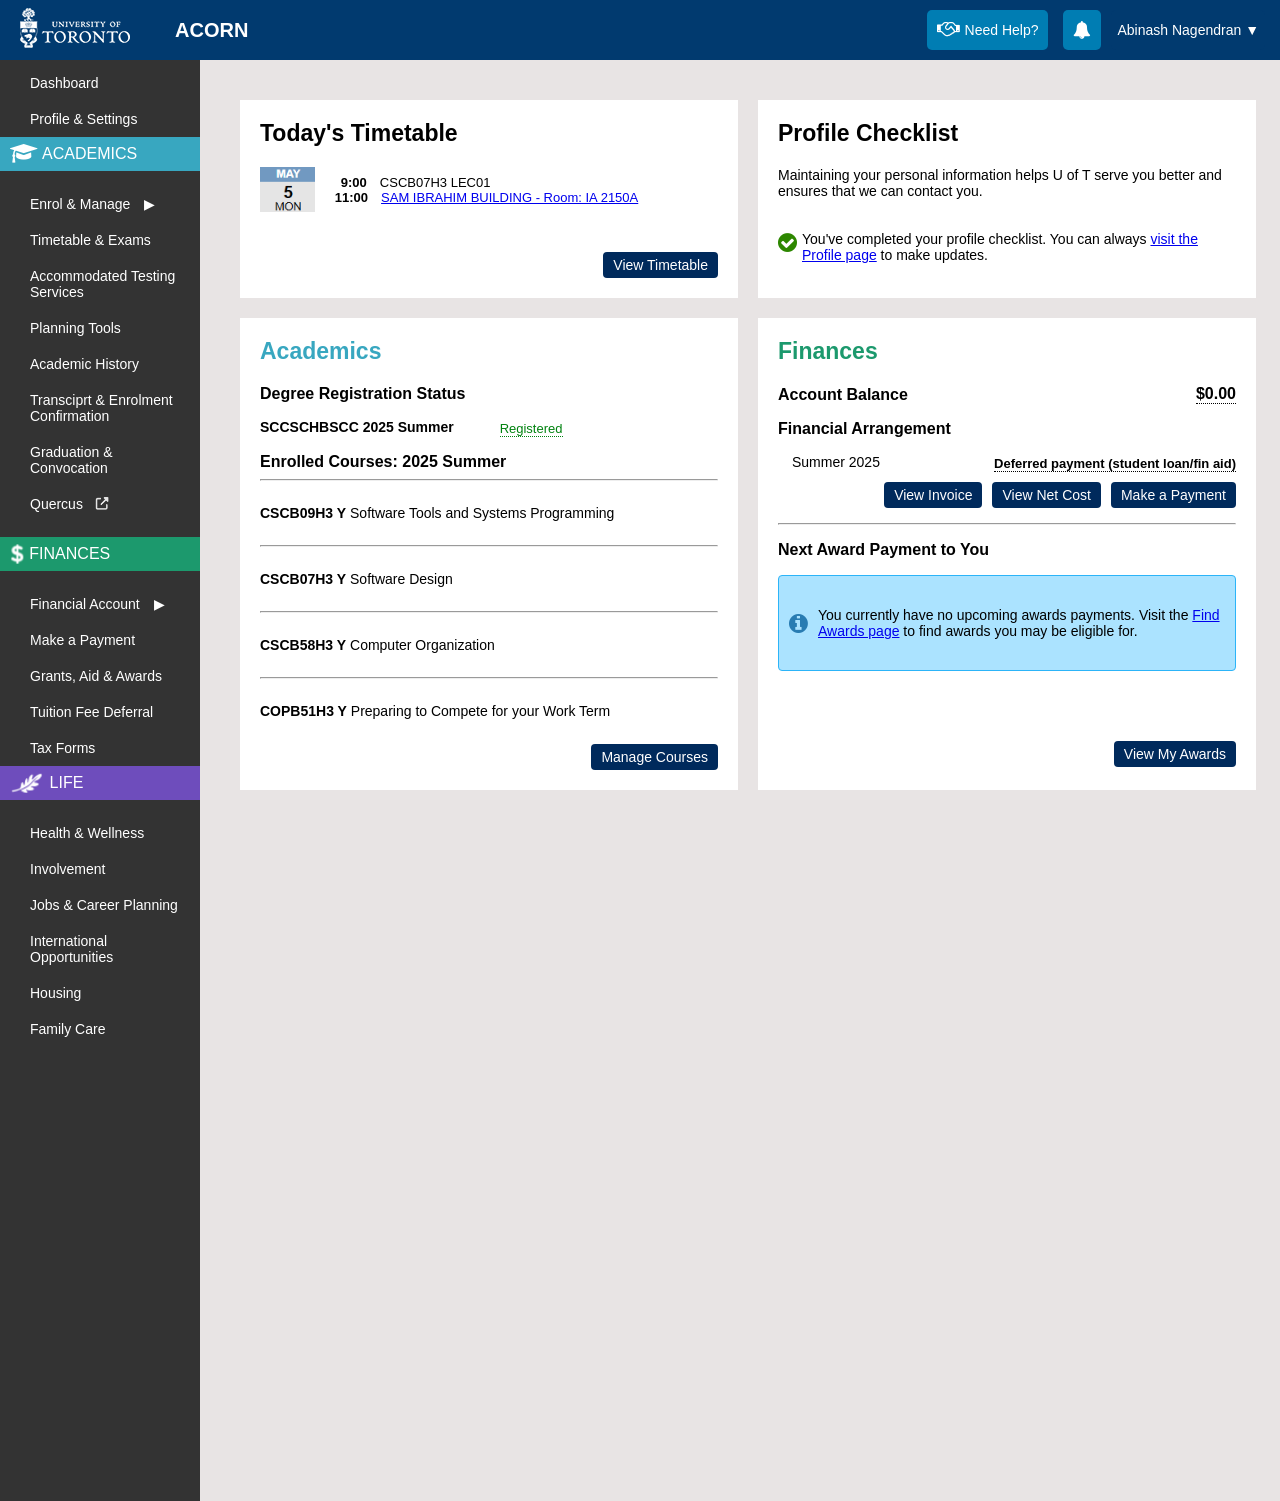
<file: index.html>
<!DOCTYPE html>
<html lang="en">
<head>
    <meta charset="UTF-8">
    <meta name="viewport" content="width=device-width, initial-scale=1.0">
    <title>Dashboard</title>
    <link rel="icon" href="icons/uft-icon.png">


    <link rel="preconnect" href="https://fonts.gstatic.com" crossorigin>
    <link href="https://fonts.googleapis.com/css2?family=Roboto:ital,wght@0,100..900;1,100..900&display=swap" rel="stylesheet">
    <link rel="preconnect" href="https://fonts.googleapis.com">
    <link rel="preconnect" href="https://fonts.gstatic.com" crossorigin>
    <link href="https://fonts.googleapis.com/css2?family=Roboto:ital,wght@0,100..900;1,100..900&display=swap" rel="stylesheet">

    <link rel="stylesheet" href="https://cdnjs.cloudflare.com/ajax/libs/font-awesome/4.7.0/css/font-awesome.min.css">



    <link rel="stylesheet" href="styles/general.css">
    <link rel="stylesheet" href="styles/header.css">
    <link rel="stylesheet" href="styles/main-body.css">
    <link rel="stylesheet" href="styles/sidebar.css">
    
</head>
<body style="height: 1431.32px;">

    <header class="header">
        <div class="left-section">
            <a  target="_blank" href="https://www.utoronto.ca/"><img src="icons/uoft_logo_v2.png"></a>
            <h1 class="acorn-header">ACORN</h1>
        </div>
        <div class="right-section">
            <div class="need-help-container">
                <button class="need-help-button">
                    <i class="fa fa-lg fa-handshake-o acorn-btn-icon hidden-xs" ></i>
                    <p class="need-help-text">Need Help?</p>
                </button>
                <div class="tooltip">Get email help and access support resources</div>
            </div>

            <div class="notif-container">
                <button class="acorn-btn-icon-button">
                    <i class="fa fa-lg fa-bell acorn-btn-icon notification-bell"></i>
    
                </button>
                <div class="tooltip">Notifications & Activity</div>
            </div>

            <button class="current-user-button">
                <p class="current-user-text">Abinash Nagendran &#x25BC;</p>
            </button>
        </div>


    </header>

    <nav class="sidebar">
        <div class="dashboard">Dashboard</div>
        <div class="prof-settings">Profile & Settings</div>
        <div class="academics-sidebar-container">

            <div class="academics-sidebar-header">
                <i class="fa fa-lg fa-graduation-cap acorn-btn-icon"></i>
                <p class="academics-sidebar-text">ACADEMICS</p>
            </div>
            
            <button class="enrol">Enrol & Manage&emsp;&#9654;</button> 
            <button>Timetable & Exams</button>
            <button>Accommodated Testing Services</button>
            <button>Planning Tools</button>
            <button>Academic History</button>
            <button>Transciprt & Enrolment Confirmation</button>
            <button>Graduation & Convocation</button>
            <div class="quercus">
                <button>Quercus</button>
                <img class="pointer" src="icons/transparent-image-pointer.png" alt="">
            </div>
        </div>

        <div class="finances-sidebar-container">
            <div class="finances-sidebar-header">
                <img class="dollar_sign_icon" src="icons/dollar_sign_icon.png" alt="">
                <p class="finances-sidebar-text">FINANCES</p>
            </div>
            <button class="account">Financial Account&emsp;&#9654;</button>
            <button>Make a Payment</button>
            <button>Grants, Aid & Awards</button>
            <button>Tuition Fee Deferral</button>
            <button>Tax Forms</button>
        </div>

        <div class="life-sidebar-container">
            <div class="life-sidebar-header">
                <img class="dollar_sign_icon" src="icons/feather-icon.png" alt="">
                <p class="life-sidebar-text">LIFE</p>
            </div>
            <button class="health">Health & Wellness</button>
            <button>Involvement</button>
            <button>Jobs & Career Planning</button>
            <button>International Opportunities</button>
            <button>Housing</button>
            <button>Family Care</button>
        </div>
    </nav>


    <main>
        <div class="main-content">
            <div class="timetable-box">
                <div class="timetable-title">Today's Timetable</div>
                
                <div class="timetable-content">
                    <img class="calender-icon" src="icons/calender-icon.png" alt="">
                    <div class="timetable-text">
                        <p class="class-code"><strong>9:00</strong>&emsp;CSCB07H3 LEC01</p>
                        <p ><strong>11:00</strong>&emsp;<a href="https://map.utoronto.ca/?id=1809#!ce/48600?m/959718">SAM IBRAHIM BUILDING - Room: IA 2150A</a></p>
                    </div>
                </div>
                <div class="timetable-button-containter">
                    <button class="view-timetable-button">View Timetable</button>
                </div>


            </div>
            <div class="profile-checklist-box">
                <div class="profile-checklist-title">Profile Checklist</div>
                <p class="profile-checklist-top-text">Maintaining your personal information helps U of T serve you better and ensures that we can contact you.</p>
                &emsp;
                <div style="display: flex;"> 
                    <i style="color: rgb(45, 135, 0); font-size: 22px; " class="fa fa-check-circle"></i>
                    <p class="profile-checklist-bottom-text">You've completed your profile checklist. You can always <a href="https://acorn.utoronto.ca/sws/#/profileAndSettings">visit the Profile page</a> to make updates.</p>
                </div>
            </div>
            <div class="academics-box">
                <div class="academics-title">Academics</div>
                <section class="degree-content" >
                    <h3 class="academics-subtitle">Degree Registration Status</h3>
                    <section style="display: flex;">
                        <p class="program-title"><strong>SCCSCHBSCC 2025 Summer</strong> &emsp;&emsp;&emsp;</p>
                        <div class="registered-container">
                            <span  class="registered-hover-text">Registered</span>
                            <div class="registered-tooltip" >
                                You have made the minimum payment or deferred your fees for this academic session. You are eligible to continue enrolling in courses, if applicable.
                            </div>
                        </div>
                    </section>

                </section>
                <section class="degree-content">
                    <h3 class="degree-content-subtitle">Enrolled Courses: 2025 Summer</h3>
                    <hr style="margin: 0;">
                    <div class="courses-list">
                        <p><strong>CSCB09H3 Y</strong> Software Tools and Systems Programming</p>
                        <hr>

                        <p><strong>CSCB07H3 Y</strong> Software Design</p>
                        <hr>

                        <p><strong>CSCB58H3 Y</strong> Computer Organization</p>
                        <hr>

                        <p><strong>COPB51H3 Y</strong> Preparing to Compete for your Work Term</p>

                    </div>
                    <div class="academics-button-container">
                        <button class="view-courses-button">Manage Courses</button>
                    </div>

                </section>

            </div>
            <div class="finances-box">
                <div class="finances-title">Finances</div>
                <section class="account-balance-section">
                    <h3 class="account-balance-header">Account Balance</h3>
                    <span  class="money"><strong>$0.00</strong></span>
                </section>

                <section>
                    <h3 class="financial-arrangement-header">Financial Arrangement</h3>
                    <section style="display: flex; justify-content: space-between;">
                        <p class="session-text">&emsp;Summer 2025</p>
                        <div class="financial-container">
                            <span  class="financial-hover-text"><strong>Deferred payment (student loan/fin aid)</strong></span>
                            <div class="financial-tooltip">
                                Some financial arrangements will automatically register you for the latest academic session without requiring payment:
                                <br>
                                &#8226;&emsp;<a href="">Theres suppose to be a link here but you have to unhover to click which makes me disappear</a>
                            </div>
                        </div>
                    </section>
                    <section class="financial-buttons-section">
                        <button>View Invoice</button>
                        <button>View Net Cost</button>
                        <button>Make a Payment</button>
                    </section>
                    <hr>
                    <h3 class="award-header">Next Award Payment to You</h3>
                    <section class="award-section">
                        <div class="award-content-container">
                            <i style="color: rgb(40, 124, 178); font-size: 22px;" class="fa fa-info-circle"></i>
                            <p>
                                You currently have no upcoming awards payments. Visit the <a class="awards-link" href="https://acorn.utoronto.ca/sws/#/awards/find-awards
                                ">Find Awards page</a> to find awards you may be eligible for.
                            </p>
                        </div>
                        <div class="awards-button-container">
                            <button class="awards-button">View My Awards</button>

                        </div>
                    </section>

                    

                </section>

               
            </div>
        </div>
    </main>
    
</body>
</html>
</file>
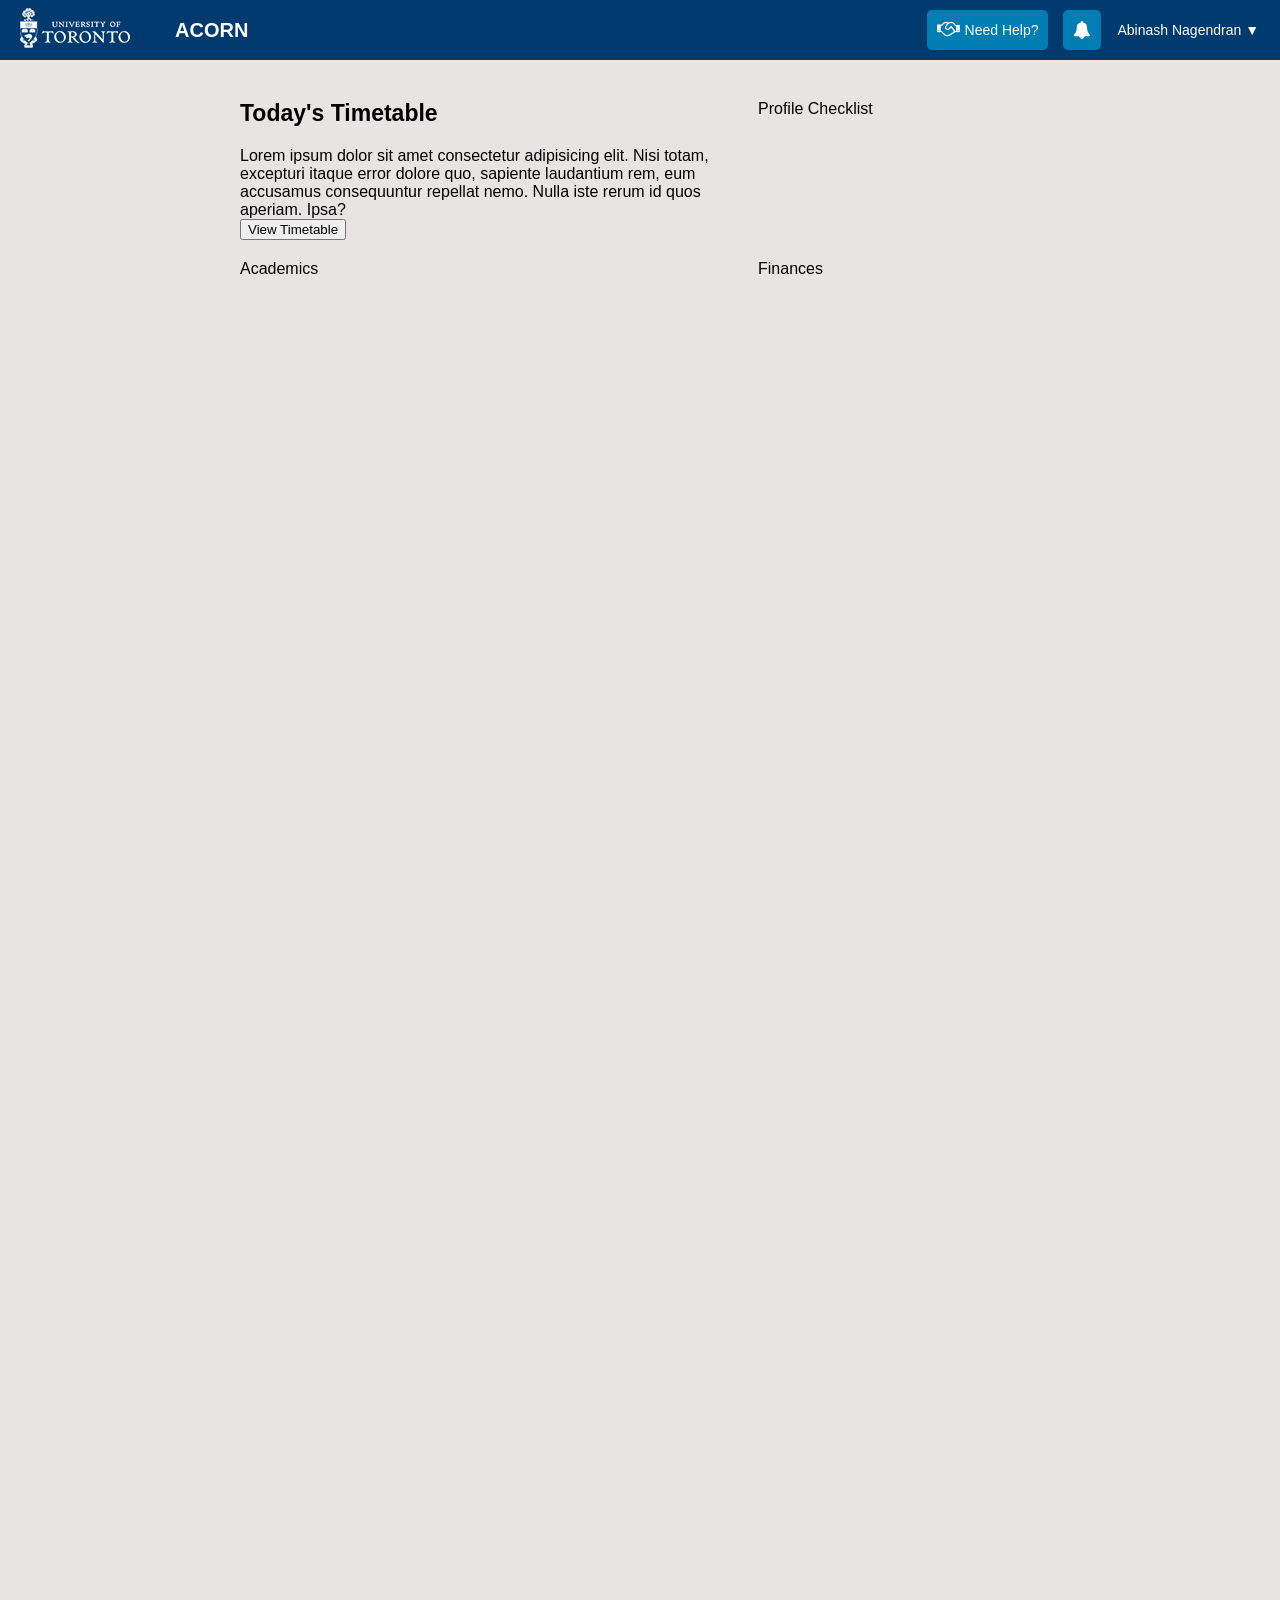
<file: dashboard.html>
<!DOCTYPE html>
<html lang="en">
<head>
    <meta charset="UTF-8">
    <meta name="viewport" content="width=device-width, initial-scale=1.0">
    <title>Dashboard</title>
    <link rel="icon" href="icons/uft-icon.png">


    <link rel="preconnect" href="https://fonts.gstatic.com" crossorigin>
    <link href="https://fonts.googleapis.com/css2?family=Roboto:ital,wght@0,100..900;1,100..900&display=swap" rel="stylesheet">
    <link rel="preconnect" href="https://fonts.googleapis.com">
    <link rel="preconnect" href="https://fonts.gstatic.com" crossorigin>
    <link href="https://fonts.googleapis.com/css2?family=Roboto:ital,wght@0,100..900;1,100..900&display=swap" rel="stylesheet">

    <link rel="stylesheet" href="https://cdnjs.cloudflare.com/ajax/libs/font-awesome/4.7.0/css/font-awesome.min.css">



    <link rel="stylesheet" href="styles/general.css">
    <link rel="stylesheet" href="styles/header.css">
    <link rel="stylesheet" href="styles/main-body.css">
    <link rel="stylesheet" href="styles/sidebar.css">
    
</head>
<body style="height: 3000px;">

    <header class="header">
        <div class="left-section">
            <a  target="_blank" href="https://www.utoronto.ca/"><img src="icons/uoft_logo_v2.png"></a>
            <h1 class="acorn-header">ACORN</h1>
        </div>
        <div class="right-section">
            <div class="need-help-container">
                <button class="need-help-button">
                    <i class="fa fa-lg fa-handshake-o acorn-btn-icon hidden-xs" ></i>
                    <p class="need-help-text">Need Help?</p>
                </button>
                <div class="tooltip">Get email help and access support resources</div>
            </div>

            <div class="notif-container">
                <button class="acorn-btn-icon-button">
                    <i class="fa fa-lg fa-bell acorn-btn-icon notification-bell"></i>
    
                </button>
                <div class="tooltip">Notifications & Activity</div>
            </div>

            <button class="current-user-button">
                <p class="current-user-text">Abinash Nagendran &#x25BC;</p>
            </button>
        </div>


    </header>





    <main>
        <div class="main-content">
            <div class="timetable">
                <div class="timetable-title">Today's Timetable</div>
                
                <div>Lorem ipsum dolor sit amet consectetur adipisicing elit. Nisi totam, excepturi itaque error dolore quo, sapiente laudantium rem, eum accusamus consequuntur repellat nemo. Nulla iste rerum id quos aperiam. Ipsa?</div>
                <div>
                    <button>View Timetable</button>
                </div>


            </div>
            <div class="profile-checklist">
                <div>Profile Checklist</div>


            </div>
            <div class="academics">
                <div>Academics</div>

            </div>
            <div class="finances">
                <div>Finances</div>
            </div>
        </div>
    </main>
    
</body>
</html>
</file>
<file: styles/general.css>
body {
    
    margin: 0;
    padding-top: 70px;
    padding-left: 240px;
    padding-right: 24px;
    background-color: rgb(232, 228, 228);
    font-family: "Helvetica Neue", Helvetica, Arial, sans-serif; 
    position: relative;

}

a:visited {
    color: rgb(18, 67, 123);
    
}
</file>
<file: styles/header.css>
.header {
    height: 60px;
    display: flex;
    flex-direction: row;
    justify-content: space-between;
    position: fixed;
    top: 0;
    left: 0;
    right: 0;
    z-index: 1000;
    background-color: rgb(1, 58, 111);
    border: none;
}


.left-section {
    display: flex;
    align-items: center;
    justify-content: center;
    margin-left: 20px;
}

.acorn-header {
    display: inline;
    color: white;
    margin-left: 45px;
    font-size: 20px;
    font-weight: 700;
    text-decoration: solid;
    cursor: pointer;
    user-select: none;
}

.right-section {
    display: flex;
    align-items: center;
    justify-content: center;
    flex-direction: row;
    margin-right: 15px;
}


.right-section button {
    color: white;
    border: none;
    border-radius: 5px;
    cursor: pointer;
    height: 40px;
}


.need-help-button {
    background-color: rgb(0, 125, 179);
    margin-right: 15px;
    display: flex;
    align-items: center;
    padding: 10px;
    margin-right: 15px;

    
}
.need-help-button:hover, .acorn-btn-icon-button:hover {
    background-color: rgb(0, 152, 217);

}


.need-help-text
{
    font-size: 14px;
    margin-left: 5px;
    margin-bottom: 0;
    margin-top: 0;
    font-weight: 500;

}

.acorn-btn-icon-button {
    background-color: rgb(0, 125, 179);
    padding: 10px;
    margin-right: 10px;

}

.current-user-button {
    background-color: rgb(1, 58, 111);
    display: flex;
    align-items: center;
    justify-content: center;

}

.current-user-text {
    font-size: 14px;
    font-family: "Helvetica Neue", Helvetica, Arial, sans-serif; 
    color: white;
}

.need-help-container, .notif-container {
    position: relative;
    display: flex;
    align-items: center;
    justify-content: center;
}

.need-help-container .tooltip, .notif-container .tooltip {
    position: absolute;
    background-color: grey;
    color: white;
    padding-left: 8px;
    padding-right: 8px;
    padding-top: 8px;
    padding-bottom: 8px;
    border-radius: 2px;
    font-size: 12px;
    bottom: -40px;
    opacity: 0;
    transition: opacity 0.15s ease-in-out;
    transition-delay: 250ms;
    pointer-events: none;
    white-space: nowrap;
}

.need-help-container:hover .tooltip, .notif-container:hover .tooltip {
    opacity: 1;
}
</file>
<file: styles/main-body.css>
.main-content {
    display: grid; 
    grid-template-columns: 1fr 1fr; 
    margin-top: 30px;
    column-gap: 20px;
    row-gap: 20px;

}
.timetable-box, .profile-checklist-box, .academics-box, .finances-box {
    background-color: white;
    padding: 20px;
}



.timetable-title, .profile-checklist-title, .academics-title, .finances-title {
    font-size: 23px;
    font-weight: bold;
    margin-bottom: 20px;

}

.academics-title {
    color: rgb(56, 167, 192);
}

.finances-title {
    color: rgb(28, 153, 109);
}
.timetable-content {
    display: flex;
    flex-direction: row;
    align-items: center;
    margin-bottom: 40px;
}
.calender-icon {
    height: 45px;
    margin-right: 20px;
}

.timetable-text {
    display: flex;
    flex-direction: column;
}

.timetable-text p { 
    margin: 0;
    font-size: 13px;
}

.class-code {
    padding-left: 6px;
}

.view-timetable-button, .view-courses-button, .financial-buttons-section button, .awards-button {
    background-color: rgb(0, 42, 92);
    font-family: "Helvetica Neue",;
    color: white;
    border: none;
    border-radius: 4px;
    padding: 5px 10px;
    font-size: 14px;
    cursor: pointer;
}

.timetable-button-containter, .academics-button-container {
    display: flex;
    justify-content: flex-end;
}


.profile-checklist-top-text, .profile-checklist-bottom-text {
    
    font-size: 14px
}

.profile-checklist-bottom-text{
    display: inline;
    margin: 0px 0px 0px 5px;

}

.academics-subtitle, .account-balance-header, .financial-arrangement-header, .award-header {
    font-size: 16px
}
.program-title, .session-text {
    font-size: 14px;
    margin: 0;
}

.registered-container, .financial-container {
    position: relative;
    display: inline;

}
.registered-tooltip, .financial-tooltip {
    position: absolute;
    background-color: rgb(0, 0, 0);
    color: white;
    padding-left: 8px;
    padding-right: 8px;
    padding-top: 8px;
    padding-bottom: 8px;
    border-radius: 2px;
    font-size: 12px;
    bottom: -100px;
    opacity: 0;
    transition: opacity 0.15s ease-in-out;
    pointer-events: none;
    width: 200px;
    padding: 10px;

}
.financial-tooltip {
    bottom:-120px;
    margin-left: 10px;
}


.registered-container:hover .registered-tooltip, .financial-container:hover .financial-tooltip {
    opacity: 1;
}

.registered-hover-text, .financial-hover-text {
    color: rgb(0, 130, 15);
    cursor: pointer;
    font-size: 13px;
    border-bottom-style: dotted;
    border-bottom-width: 0.8px;


}
.financial-hover-text {
    color: black;
}

.courses-list {
    font-size: 14px;
}

.courses-list hr {
    margin-top: 10px;
}

.courses-list p {
    padding-top: 10px;
    padding-bottom: 10px;
}

.degree-content-subtitle {
    font-size: 16px;
    margin-bottom: 8px;
}

.academics-button-container {
    margin-top: 15px;

}

.account-balance-header {
    margin: 0px;

}

.account-balance-section {
    display: flex;
    justify-content: space-between;
    align-items: center;
}

.money {
    font-size: 16px;
    border-bottom-style: dotted;
    border-bottom-width: 0.8px;
}


.financial-buttons-section {
    margin-top: 10px;
    margin-bottom: 15px;
    display: flex;
    justify-content: flex-end;

}
.financial-buttons-section button {
    margin-left: 10px;
}

.award-content-container{
    display: flex;
    justify-content: space-between;
    align-items: center;
    padding: 10px;
    background-color: rgb(171, 227, 255);
    border-radius: 4px;
    border-width: 1px;
    border-style: solid;
    border-color: rgb(44, 180, 248);

    
} 

.award-content-container p {
    font-size: 14px;
    margin: 0;
    margin-left: 10px;

}

.award-section {
    display: grid;
    grid-template-rows: 1fr 1fr;
   
}

.awards-button-container {
    display: flex;
    justify-content: flex-end;
    margin-top: 70px;
}



@media (max-width: 900px) {
    .main-content {
        grid-template-columns: 1fr;
    }
}
</file>
<file: styles/sidebar.css>
.sidebar {
    background-color: rgb(51, 51, 51);
    color: white;
    position: absolute;
    left: 0;
    top: 60px;
    bottom: 0;
    width: 200px;
    z-index: 500;
    padding-top: 5px;

}

.academics-sidebar-header {
    background-color: rgb(56, 167, 192);
}

.academics-sidebar-container button, .finances-sidebar-container button, .life-sidebar-container button {
    color: white;
    margin-left: 20px;
    background-color: rgb(51, 51, 51);;
    border: none;
    padding: 10px;
    font-size: 14px;
    text-align: left;
    cursor: pointer;
}


.dashboard, .prof-settings {
    padding: 10PX;
    font-size: 14px;
    font-family: Arial;
    margin-left: 20px;
    
}
.academics-sidebar-text, .finances-sidebar-text, .life-sidebar-text  {
    display: inline;
    margin-bottom: 8px;
    margin-top: 8px;
    margin-left: 5px;
}

.quercus {
    display: flex;
    align-items: center;
    margin-bottom: 15px;
}
.pointer {
    height: 15px;
}

.enrol, .account, .health {
    margin-top: 15px;
}

.finances-sidebar-header {
    background-color: rgb(28, 153, 109);

}


.finances-sidebar-header, .academics-sidebar-header, .life-sidebar-header {
    font-family: Montserrat, sans-serif;
    display: flex;
    align-items: center;
    padding-left: 10px;

}

.life-sidebar-header {
    background-color: rgb(110, 77, 188);
}

.dollar_sign_icon {
    height: 20px;
    
}
</file>
